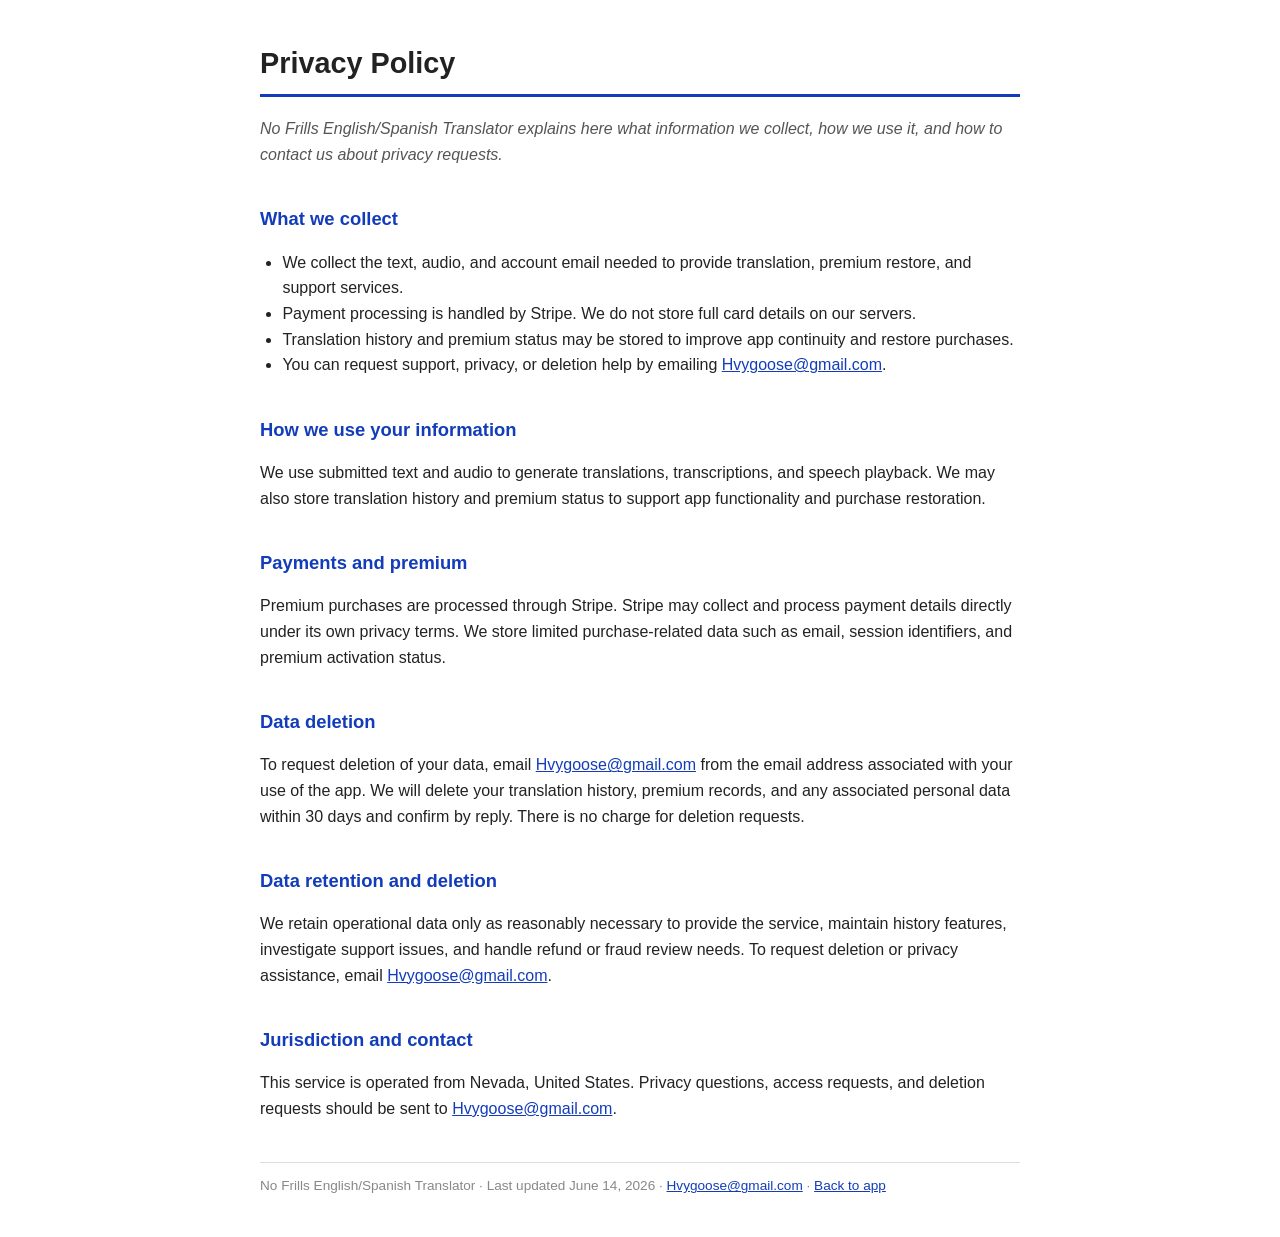
<file: privacy/index.html>
<!doctype html>
<html lang="en"><head><meta charset="utf-8"/>
<meta name="viewport" content="width=device-width,initial-scale=1"/>
<title>Privacy Policy - No Frills English/Spanish Translator</title>
<style>
body{font-family:-apple-system,'Segoe UI',Roboto,sans-serif;max-width:760px;margin:40px auto;padding:0 20px;color:#222;line-height:1.6}
h1{font-size:1.8em;border-bottom:3px solid #123cba;padding-bottom:8px}
h2{font-size:1.15em;margin-top:2em;color:#123cba}
ul{padding-left:1.4em}
p.lede{color:#555;font-style:italic}
footer{margin-top:3em;font-size:.85em;color:#888;border-top:1px solid #ddd;padding-top:12px}
a{color:#123cba}
</style></head><body>
<h1>Privacy Policy</h1>
<p class="lede">No Frills English/Spanish Translator explains here what information we collect, how we use it, and how to contact us about privacy requests.</p>

<h2>What we collect</h2>
<ul>
<li>We collect the text, audio, and account email needed to provide translation, premium restore, and support services.</li>
<li>Payment processing is handled by Stripe. We do not store full card details on our servers.</li>
<li>Translation history and premium status may be stored to improve app continuity and restore purchases.</li>
<li>You can request support, privacy, or deletion help by emailing <a href="mailto:Hvygoose@gmail.com">Hvygoose@gmail.com</a>.</li>
</ul>
<h2>How we use your information</h2>
<p>We use submitted text and audio to generate translations, transcriptions, and speech playback. We may also store translation history and premium status to support app functionality and purchase restoration.</p>
<h2>Payments and premium</h2>
<p>Premium purchases are processed through Stripe. Stripe may collect and process payment details directly under its own privacy terms. We store limited purchase-related data such as email, session identifiers, and premium activation status.</p>
<h2>Data deletion</h2>
<p>To request deletion of your data, email <a href="mailto:Hvygoose@gmail.com">Hvygoose@gmail.com</a> from the email address associated with your use of the app. We will delete your translation history, premium records, and any associated personal data within 30 days and confirm by reply. There is no charge for deletion requests.</p>
<h2>Data retention and deletion</h2>
<p>We retain operational data only as reasonably necessary to provide the service, maintain history features, investigate support issues, and handle refund or fraud review needs. To request deletion or privacy assistance, email <a href="mailto:Hvygoose@gmail.com">Hvygoose@gmail.com</a>.</p>
<h2>Jurisdiction and contact</h2>
<p>This service is operated from Nevada, United States. Privacy questions, access requests, and deletion requests should be sent to <a href="mailto:Hvygoose@gmail.com">Hvygoose@gmail.com</a>.</p>

<footer>No Frills English/Spanish Translator &middot; Last updated June 14, 2026 &middot; <a href="mailto:Hvygoose@gmail.com">Hvygoose@gmail.com</a> &middot; <a href="/">Back to app</a></footer>
</body></html>
</file>
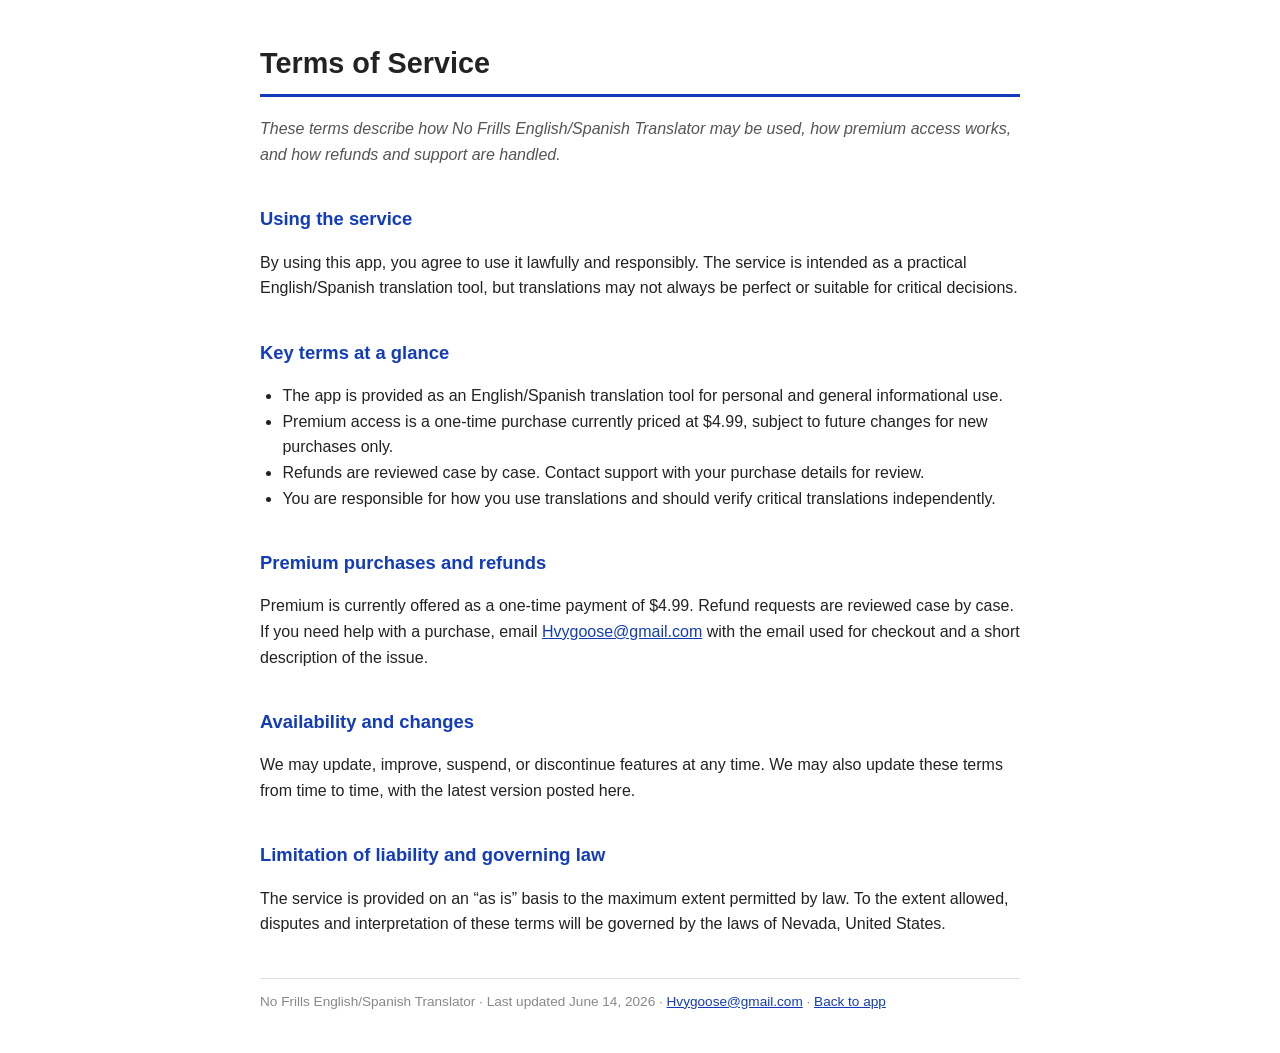
<file: terms/index.html>
<!doctype html>
<html lang="en"><head><meta charset="utf-8"/>
<meta name="viewport" content="width=device-width,initial-scale=1"/>
<title>Terms of Service - No Frills English/Spanish Translator</title>
<style>
body{font-family:-apple-system,'Segoe UI',Roboto,sans-serif;max-width:760px;margin:40px auto;padding:0 20px;color:#222;line-height:1.6}
h1{font-size:1.8em;border-bottom:3px solid #123cba;padding-bottom:8px}
h2{font-size:1.15em;margin-top:2em;color:#123cba}
ul{padding-left:1.4em}
p.lede{color:#555;font-style:italic}
footer{margin-top:3em;font-size:.85em;color:#888;border-top:1px solid #ddd;padding-top:12px}
a{color:#123cba}
</style></head><body>
<h1>Terms of Service</h1>
<p class="lede">These terms describe how No Frills English/Spanish Translator may be used, how premium access works, and how refunds and support are handled.</p>

<h2>Using the service</h2>
<p>By using this app, you agree to use it lawfully and responsibly. The service is intended as a practical English/Spanish translation tool, but translations may not always be perfect or suitable for critical decisions.</p>
<h2>Key terms at a glance</h2>
<ul>
<li>The app is provided as an English/Spanish translation tool for personal and general informational use.</li>
<li>Premium access is a one-time purchase currently priced at $4.99, subject to future changes for new purchases only.</li>
<li>Refunds are reviewed case by case. Contact support with your purchase details for review.</li>
<li>You are responsible for how you use translations and should verify critical translations independently.</li>
</ul>
<h2>Premium purchases and refunds</h2>
<p>Premium is currently offered as a one-time payment of $4.99. Refund requests are reviewed case by case. If you need help with a purchase, email <a href="mailto:Hvygoose@gmail.com">Hvygoose@gmail.com</a> with the email used for checkout and a short description of the issue.</p>
<h2>Availability and changes</h2>
<p>We may update, improve, suspend, or discontinue features at any time. We may also update these terms from time to time, with the latest version posted here.</p>
<h2>Limitation of liability and governing law</h2>
<p>The service is provided on an &ldquo;as is&rdquo; basis to the maximum extent permitted by law. To the extent allowed, disputes and interpretation of these terms will be governed by the laws of Nevada, United States.</p>

<footer>No Frills English/Spanish Translator &middot; Last updated June 14, 2026 &middot; <a href="mailto:Hvygoose@gmail.com">Hvygoose@gmail.com</a> &middot; <a href="/">Back to app</a></footer>
</body></html>
</file>
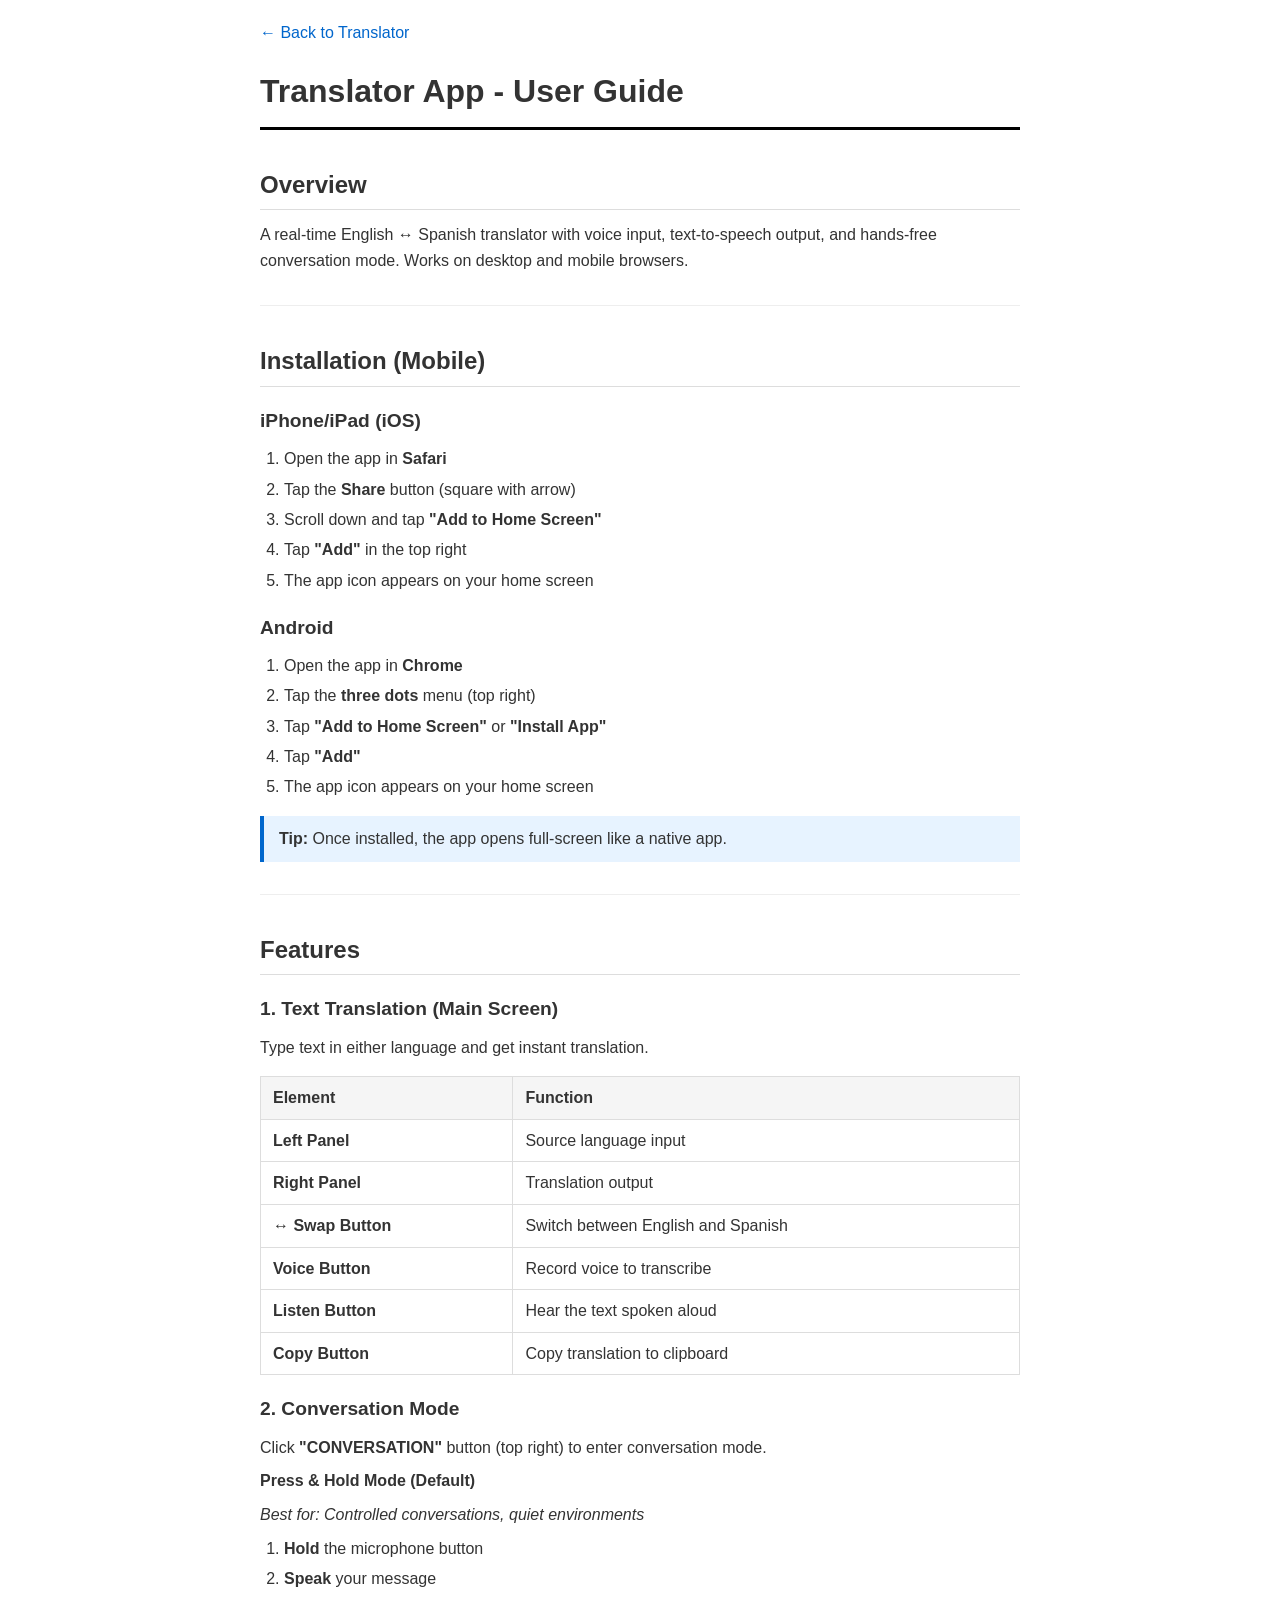
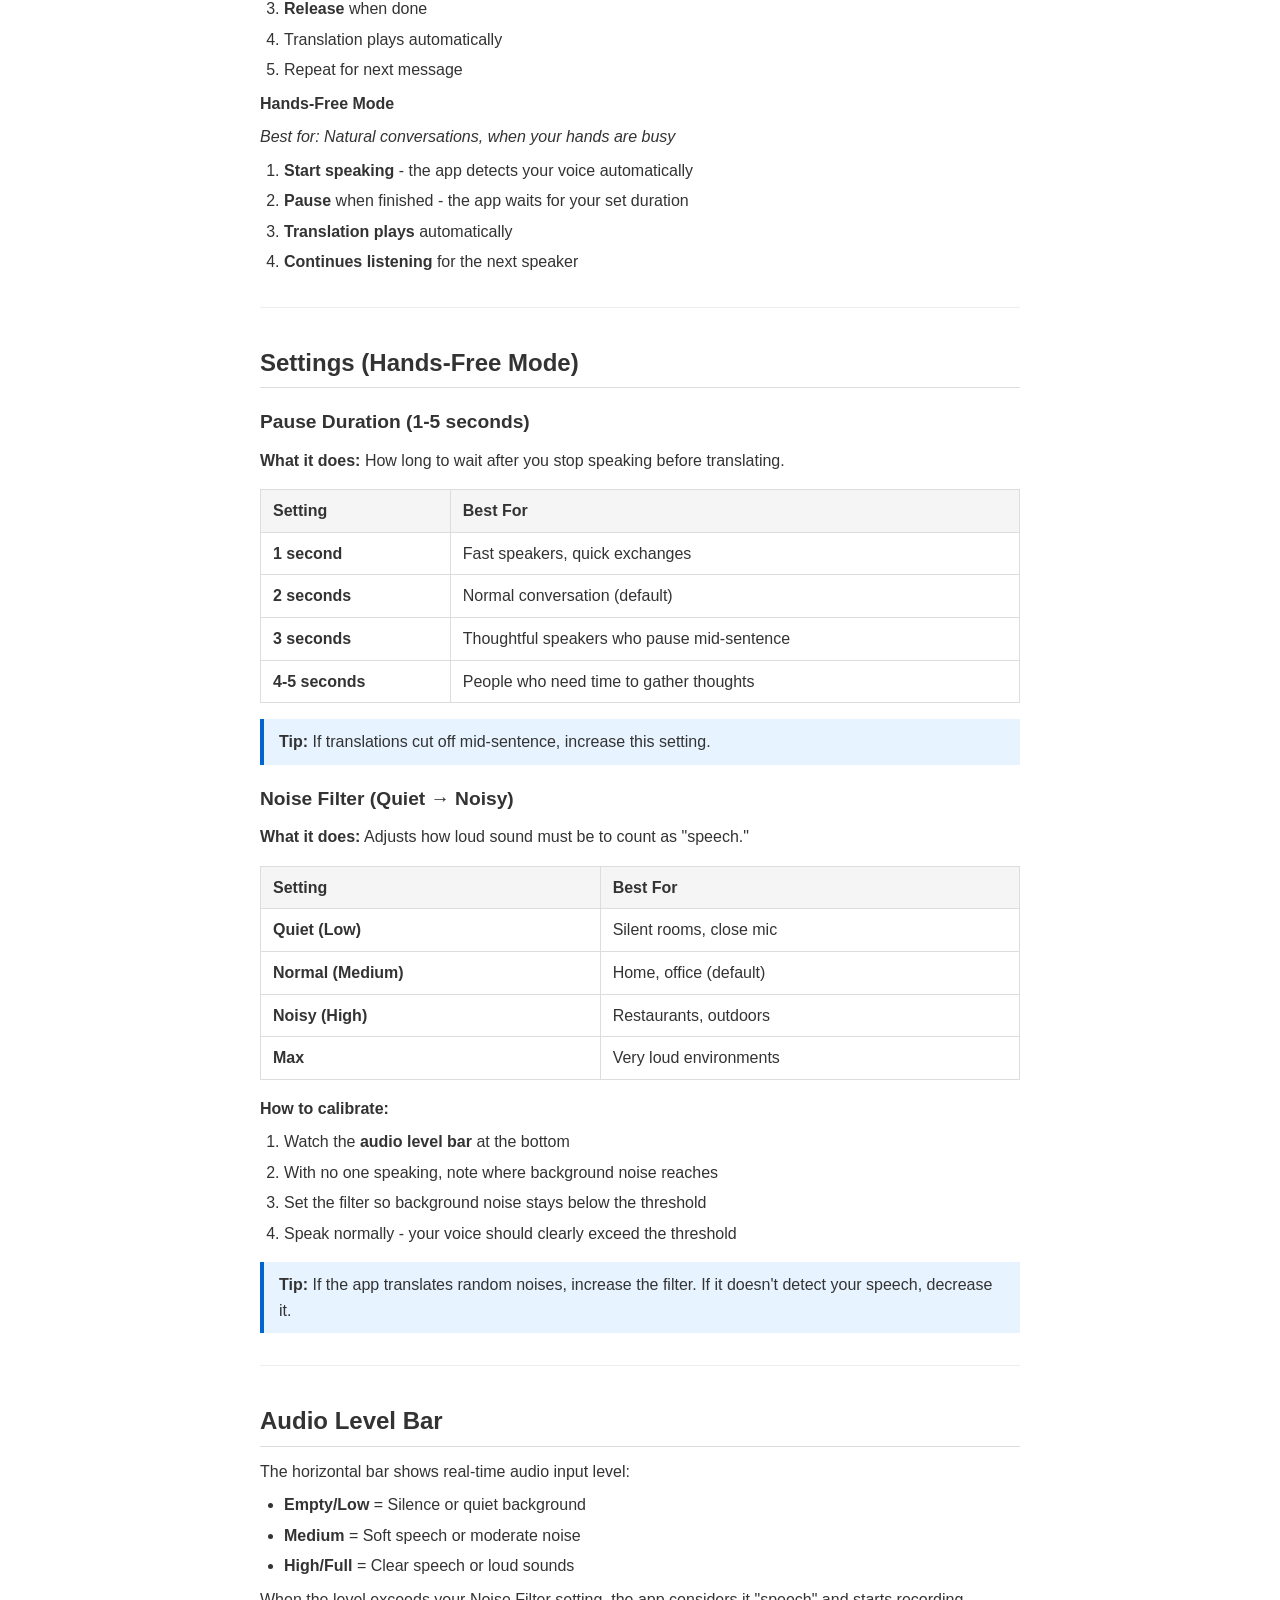
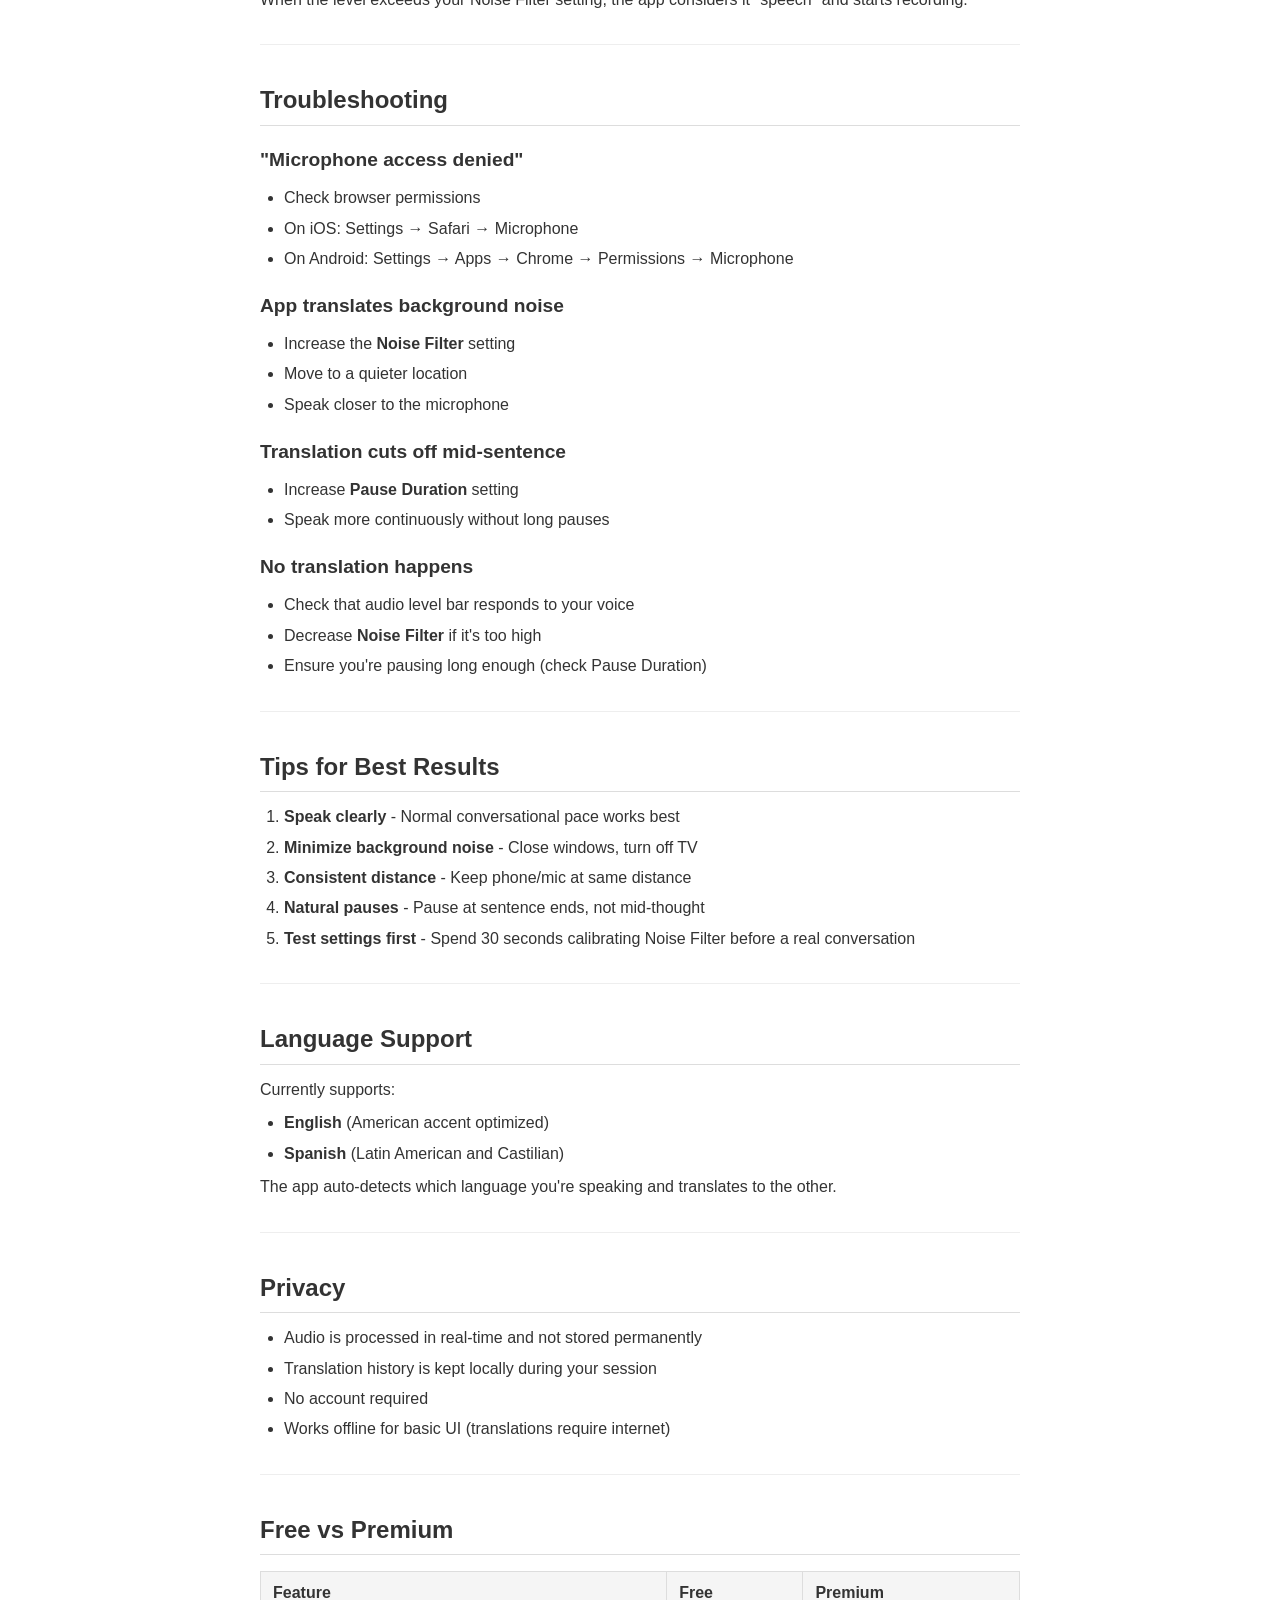
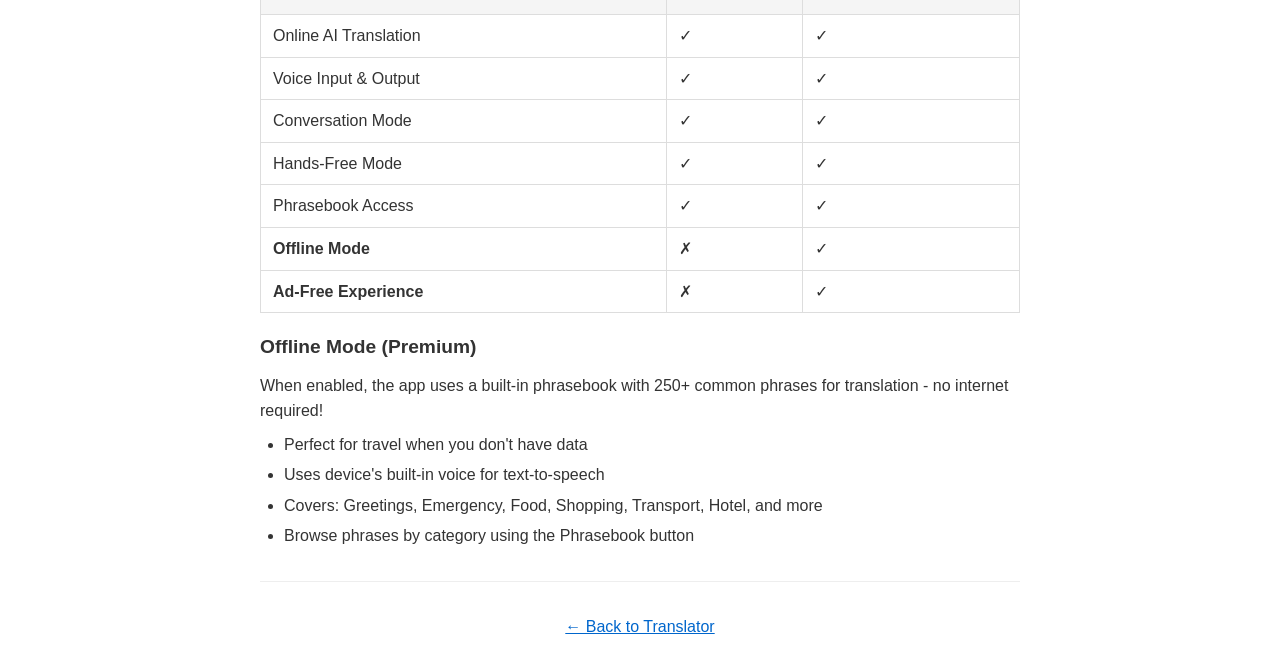
<file: guide.html>
<!DOCTYPE html>
<html lang="en">
<head>
    <meta charset="UTF-8">
    <meta name="viewport" content="width=device-width, initial-scale=1.0">
    <title>Translator - User Guide</title>
    <style>
        * { box-sizing: border-box; margin: 0; padding: 0; }
        body {
            font-family: -apple-system, BlinkMacSystemFont, 'Segoe UI', Roboto, sans-serif;
            line-height: 1.6;
            color: #333;
            max-width: 800px;
            margin: 0 auto;
            padding: 20px;
            background: #fff;
        }
        h1 { font-size: 2em; margin-bottom: 0.5em; border-bottom: 3px solid #000; padding-bottom: 10px; }
        h2 { font-size: 1.5em; margin: 1.5em 0 0.5em; border-bottom: 1px solid #ddd; padding-bottom: 5px; }
        h3 { font-size: 1.2em; margin: 1em 0 0.5em; }
        p { margin: 0.5em 0; }
        ul, ol { margin: 0.5em 0 0.5em 1.5em; }
        li { margin: 0.3em 0; }
        table { width: 100%; border-collapse: collapse; margin: 1em 0; }
        th, td { border: 1px solid #ddd; padding: 8px 12px; text-align: left; }
        th { background: #f5f5f5; font-weight: 600; }
        code { background: #f5f5f5; padding: 2px 6px; border-radius: 3px; font-family: monospace; }
        .tip { background: #e7f3ff; border-left: 4px solid #0066cc; padding: 10px 15px; margin: 1em 0; }
        .warning { background: #fff3e0; border-left: 4px solid #ff9800; padding: 10px 15px; margin: 1em 0; }
        hr { border: none; border-top: 1px solid #eee; margin: 2em 0; }
        .back-link { display: inline-block; margin-bottom: 20px; color: #0066cc; text-decoration: none; }
        .back-link:hover { text-decoration: underline; }
        @media (max-width: 600px) {
            body { padding: 15px; }
            h1 { font-size: 1.5em; }
            h2 { font-size: 1.3em; }
            table { font-size: 0.9em; }
        }
    </style>
</head>
<body>
    <a href="/" class="back-link">← Back to Translator</a>
    
    <h1>Translator App - User Guide</h1>
    
    <h2>Overview</h2>
    <p>A real-time English ↔ Spanish translator with voice input, text-to-speech output, and hands-free conversation mode. Works on desktop and mobile browsers.</p>
    
    <hr>
    
    <h2>Installation (Mobile)</h2>
    
    <h3>iPhone/iPad (iOS)</h3>
    <ol>
        <li>Open the app in <strong>Safari</strong></li>
        <li>Tap the <strong>Share</strong> button (square with arrow)</li>
        <li>Scroll down and tap <strong>"Add to Home Screen"</strong></li>
        <li>Tap <strong>"Add"</strong> in the top right</li>
        <li>The app icon appears on your home screen</li>
    </ol>
    
    <h3>Android</h3>
    <ol>
        <li>Open the app in <strong>Chrome</strong></li>
        <li>Tap the <strong>three dots</strong> menu (top right)</li>
        <li>Tap <strong>"Add to Home Screen"</strong> or <strong>"Install App"</strong></li>
        <li>Tap <strong>"Add"</strong></li>
        <li>The app icon appears on your home screen</li>
    </ol>
    
    <p class="tip"><strong>Tip:</strong> Once installed, the app opens full-screen like a native app.</p>
    
    <hr>
    
    <h2>Features</h2>
    
    <h3>1. Text Translation (Main Screen)</h3>
    <p>Type text in either language and get instant translation.</p>
    
    <table>
        <tr><th>Element</th><th>Function</th></tr>
        <tr><td><strong>Left Panel</strong></td><td>Source language input</td></tr>
        <tr><td><strong>Right Panel</strong></td><td>Translation output</td></tr>
        <tr><td><strong>↔ Swap Button</strong></td><td>Switch between English and Spanish</td></tr>
        <tr><td><strong>Voice Button</strong></td><td>Record voice to transcribe</td></tr>
        <tr><td><strong>Listen Button</strong></td><td>Hear the text spoken aloud</td></tr>
        <tr><td><strong>Copy Button</strong></td><td>Copy translation to clipboard</td></tr>
    </table>
    
    <h3>2. Conversation Mode</h3>
    <p>Click <strong>"CONVERSATION"</strong> button (top right) to enter conversation mode.</p>
    
    <h4>Press & Hold Mode (Default)</h4>
    <p><em>Best for: Controlled conversations, quiet environments</em></p>
    <ol>
        <li><strong>Hold</strong> the microphone button</li>
        <li><strong>Speak</strong> your message</li>
        <li><strong>Release</strong> when done</li>
        <li>Translation plays automatically</li>
        <li>Repeat for next message</li>
    </ol>
    
    <h4>Hands-Free Mode</h4>
    <p><em>Best for: Natural conversations, when your hands are busy</em></p>
    <ol>
        <li><strong>Start speaking</strong> - the app detects your voice automatically</li>
        <li><strong>Pause</strong> when finished - the app waits for your set duration</li>
        <li><strong>Translation plays</strong> automatically</li>
        <li><strong>Continues listening</strong> for the next speaker</li>
    </ol>
    
    <hr>
    
    <h2>Settings (Hands-Free Mode)</h2>
    
    <h3>Pause Duration (1-5 seconds)</h3>
    <p><strong>What it does:</strong> How long to wait after you stop speaking before translating.</p>
    
    <table>
        <tr><th>Setting</th><th>Best For</th></tr>
        <tr><td><strong>1 second</strong></td><td>Fast speakers, quick exchanges</td></tr>
        <tr><td><strong>2 seconds</strong></td><td>Normal conversation (default)</td></tr>
        <tr><td><strong>3 seconds</strong></td><td>Thoughtful speakers who pause mid-sentence</td></tr>
        <tr><td><strong>4-5 seconds</strong></td><td>People who need time to gather thoughts</td></tr>
    </table>
    
    <p class="tip"><strong>Tip:</strong> If translations cut off mid-sentence, increase this setting.</p>
    
    <h3>Noise Filter (Quiet → Noisy)</h3>
    <p><strong>What it does:</strong> Adjusts how loud sound must be to count as "speech."</p>
    
    <table>
        <tr><th>Setting</th><th>Best For</th></tr>
        <tr><td><strong>Quiet (Low)</strong></td><td>Silent rooms, close mic</td></tr>
        <tr><td><strong>Normal (Medium)</strong></td><td>Home, office (default)</td></tr>
        <tr><td><strong>Noisy (High)</strong></td><td>Restaurants, outdoors</td></tr>
        <tr><td><strong>Max</strong></td><td>Very loud environments</td></tr>
    </table>
    
    <p><strong>How to calibrate:</strong></p>
    <ol>
        <li>Watch the <strong>audio level bar</strong> at the bottom</li>
        <li>With no one speaking, note where background noise reaches</li>
        <li>Set the filter so background noise stays below the threshold</li>
        <li>Speak normally - your voice should clearly exceed the threshold</li>
    </ol>
    
    <p class="tip"><strong>Tip:</strong> If the app translates random noises, increase the filter. If it doesn't detect your speech, decrease it.</p>
    
    <hr>
    
    <h2>Audio Level Bar</h2>
    <p>The horizontal bar shows real-time audio input level:</p>
    <ul>
        <li><strong>Empty/Low</strong> = Silence or quiet background</li>
        <li><strong>Medium</strong> = Soft speech or moderate noise</li>
        <li><strong>High/Full</strong> = Clear speech or loud sounds</li>
    </ul>
    <p>When the level exceeds your Noise Filter setting, the app considers it "speech" and starts recording.</p>
    
    <hr>
    
    <h2>Troubleshooting</h2>
    
    <h3>"Microphone access denied"</h3>
    <ul>
        <li>Check browser permissions</li>
        <li>On iOS: Settings → Safari → Microphone</li>
        <li>On Android: Settings → Apps → Chrome → Permissions → Microphone</li>
    </ul>
    
    <h3>App translates background noise</h3>
    <ul>
        <li>Increase the <strong>Noise Filter</strong> setting</li>
        <li>Move to a quieter location</li>
        <li>Speak closer to the microphone</li>
    </ul>
    
    <h3>Translation cuts off mid-sentence</h3>
    <ul>
        <li>Increase <strong>Pause Duration</strong> setting</li>
        <li>Speak more continuously without long pauses</li>
    </ul>
    
    <h3>No translation happens</h3>
    <ul>
        <li>Check that audio level bar responds to your voice</li>
        <li>Decrease <strong>Noise Filter</strong> if it's too high</li>
        <li>Ensure you're pausing long enough (check Pause Duration)</li>
    </ul>
    
    <hr>
    
    <h2>Tips for Best Results</h2>
    <ol>
        <li><strong>Speak clearly</strong> - Normal conversational pace works best</li>
        <li><strong>Minimize background noise</strong> - Close windows, turn off TV</li>
        <li><strong>Consistent distance</strong> - Keep phone/mic at same distance</li>
        <li><strong>Natural pauses</strong> - Pause at sentence ends, not mid-thought</li>
        <li><strong>Test settings first</strong> - Spend 30 seconds calibrating Noise Filter before a real conversation</li>
    </ol>
    
    <hr>
    
    <h2>Language Support</h2>
    <p>Currently supports:</p>
    <ul>
        <li><strong>English</strong> (American accent optimized)</li>
        <li><strong>Spanish</strong> (Latin American and Castilian)</li>
    </ul>
    <p>The app auto-detects which language you're speaking and translates to the other.</p>
    
    <hr>
    
    <h2>Privacy</h2>
    <ul>
        <li>Audio is processed in real-time and not stored permanently</li>
        <li>Translation history is kept locally during your session</li>
        <li>No account required</li>
        <li>Works offline for basic UI (translations require internet)</li>
    </ul>
    
    <hr>
    
    <h2>Free vs Premium</h2>
    <table>
        <tr><th>Feature</th><th>Free</th><th>Premium</th></tr>
        <tr><td>Online AI Translation</td><td>✓</td><td>✓</td></tr>
        <tr><td>Voice Input & Output</td><td>✓</td><td>✓</td></tr>
        <tr><td>Conversation Mode</td><td>✓</td><td>✓</td></tr>
        <tr><td>Hands-Free Mode</td><td>✓</td><td>✓</td></tr>
        <tr><td>Phrasebook Access</td><td>✓</td><td>✓</td></tr>
        <tr><td><strong>Offline Mode</strong></td><td>✗</td><td>✓</td></tr>
        <tr><td><strong>Ad-Free Experience</strong></td><td>✗</td><td>✓</td></tr>
    </table>
    
    <h3>Offline Mode (Premium)</h3>
    <p>When enabled, the app uses a built-in phrasebook with 250+ common phrases for translation - no internet required!</p>
    <ul>
        <li>Perfect for travel when you don't have data</li>
        <li>Uses device's built-in voice for text-to-speech</li>
        <li>Covers: Greetings, Emergency, Food, Shopping, Transport, Hotel, and more</li>
        <li>Browse phrases by category using the Phrasebook button</li>
    </ul>
    
    <hr>
    
    <p style="text-align: center; color: #666; margin-top: 2em;">
        <a href="/" style="color: #0066cc;">← Back to Translator</a>
    </p>
</body>
</html>
</file>
